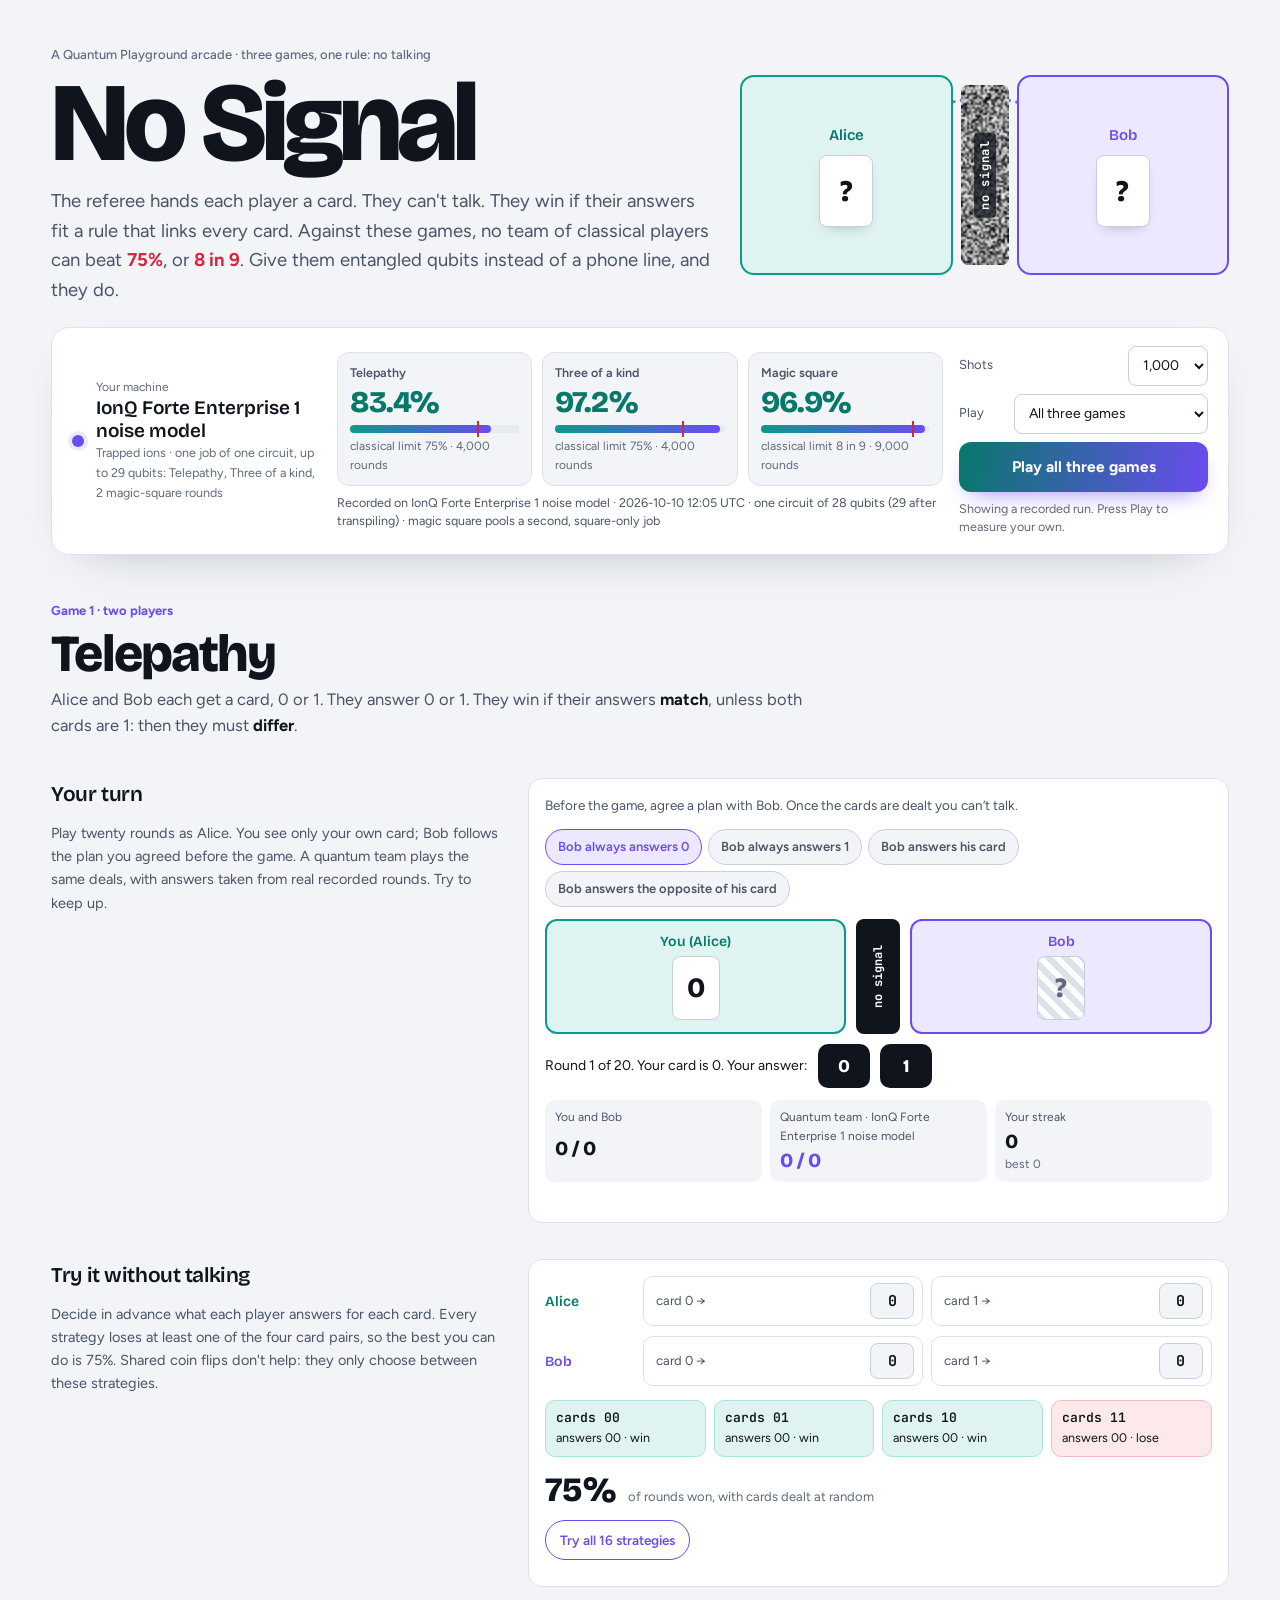
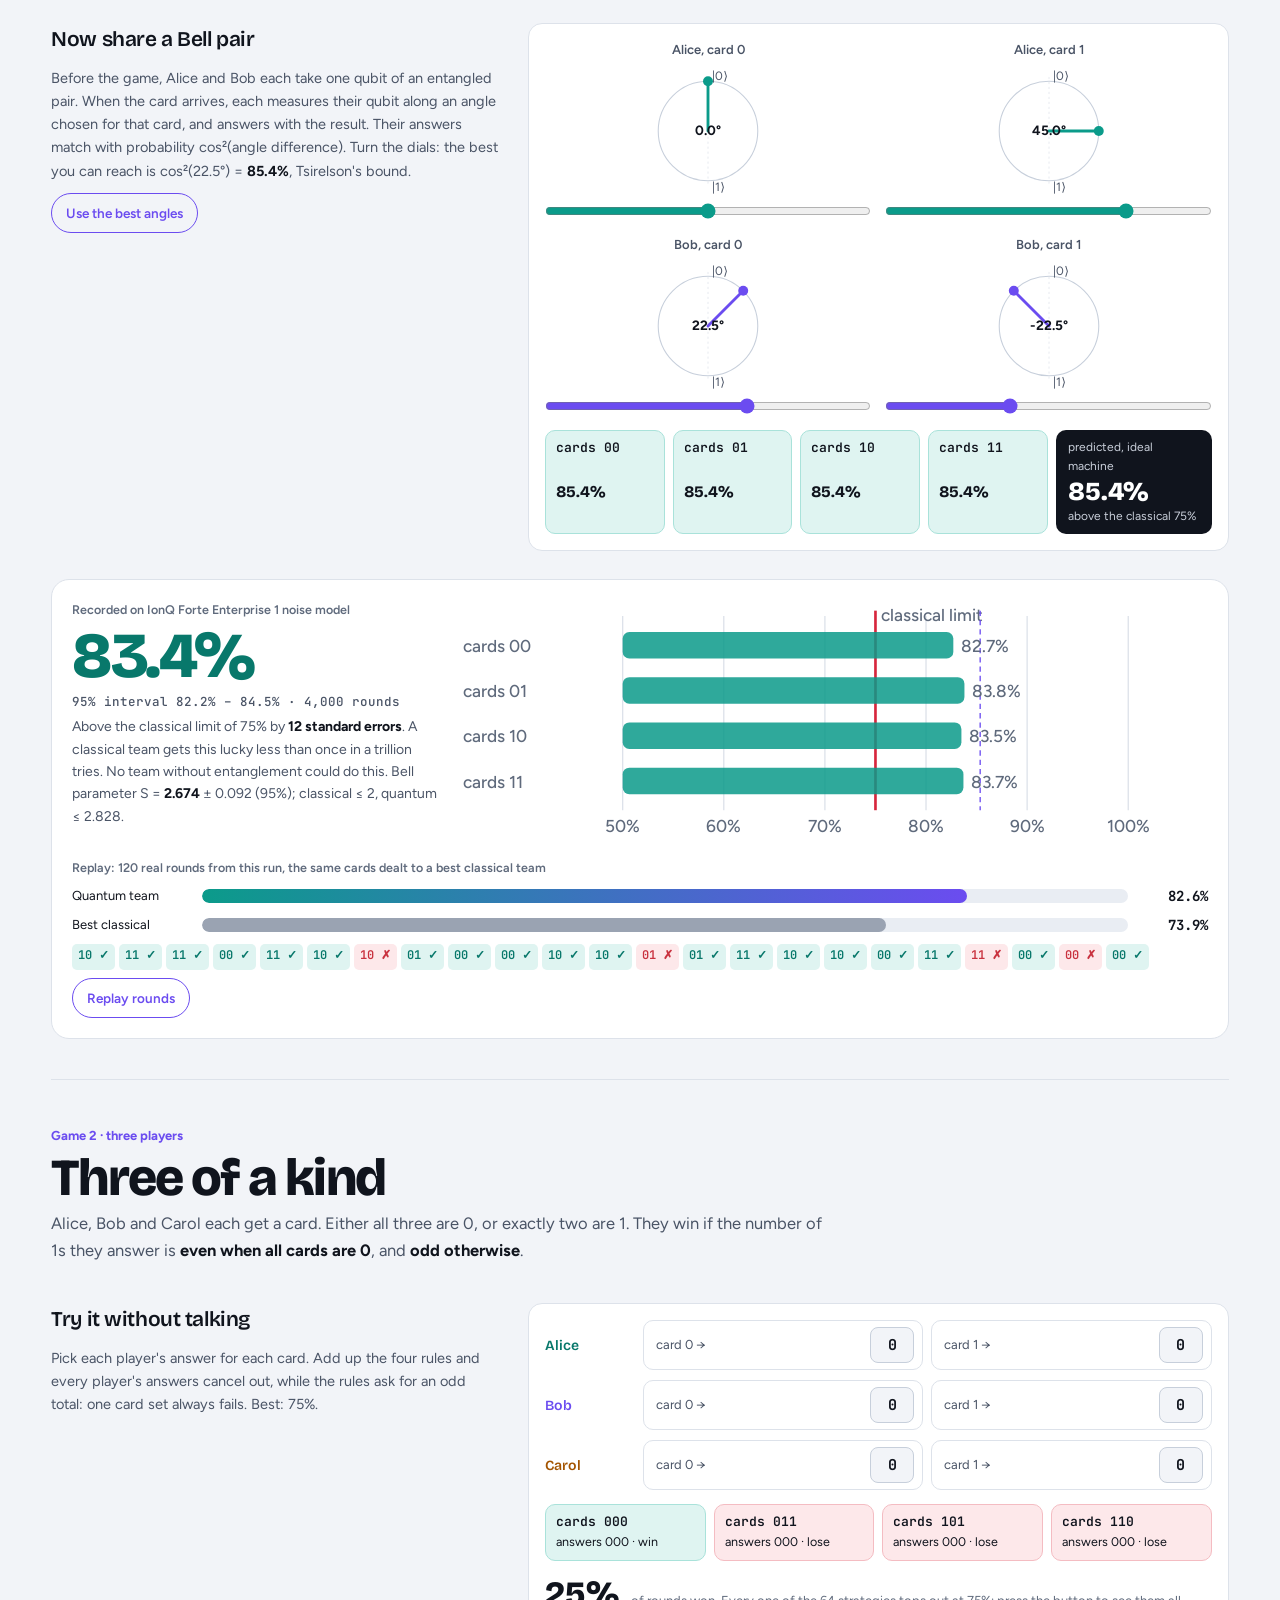
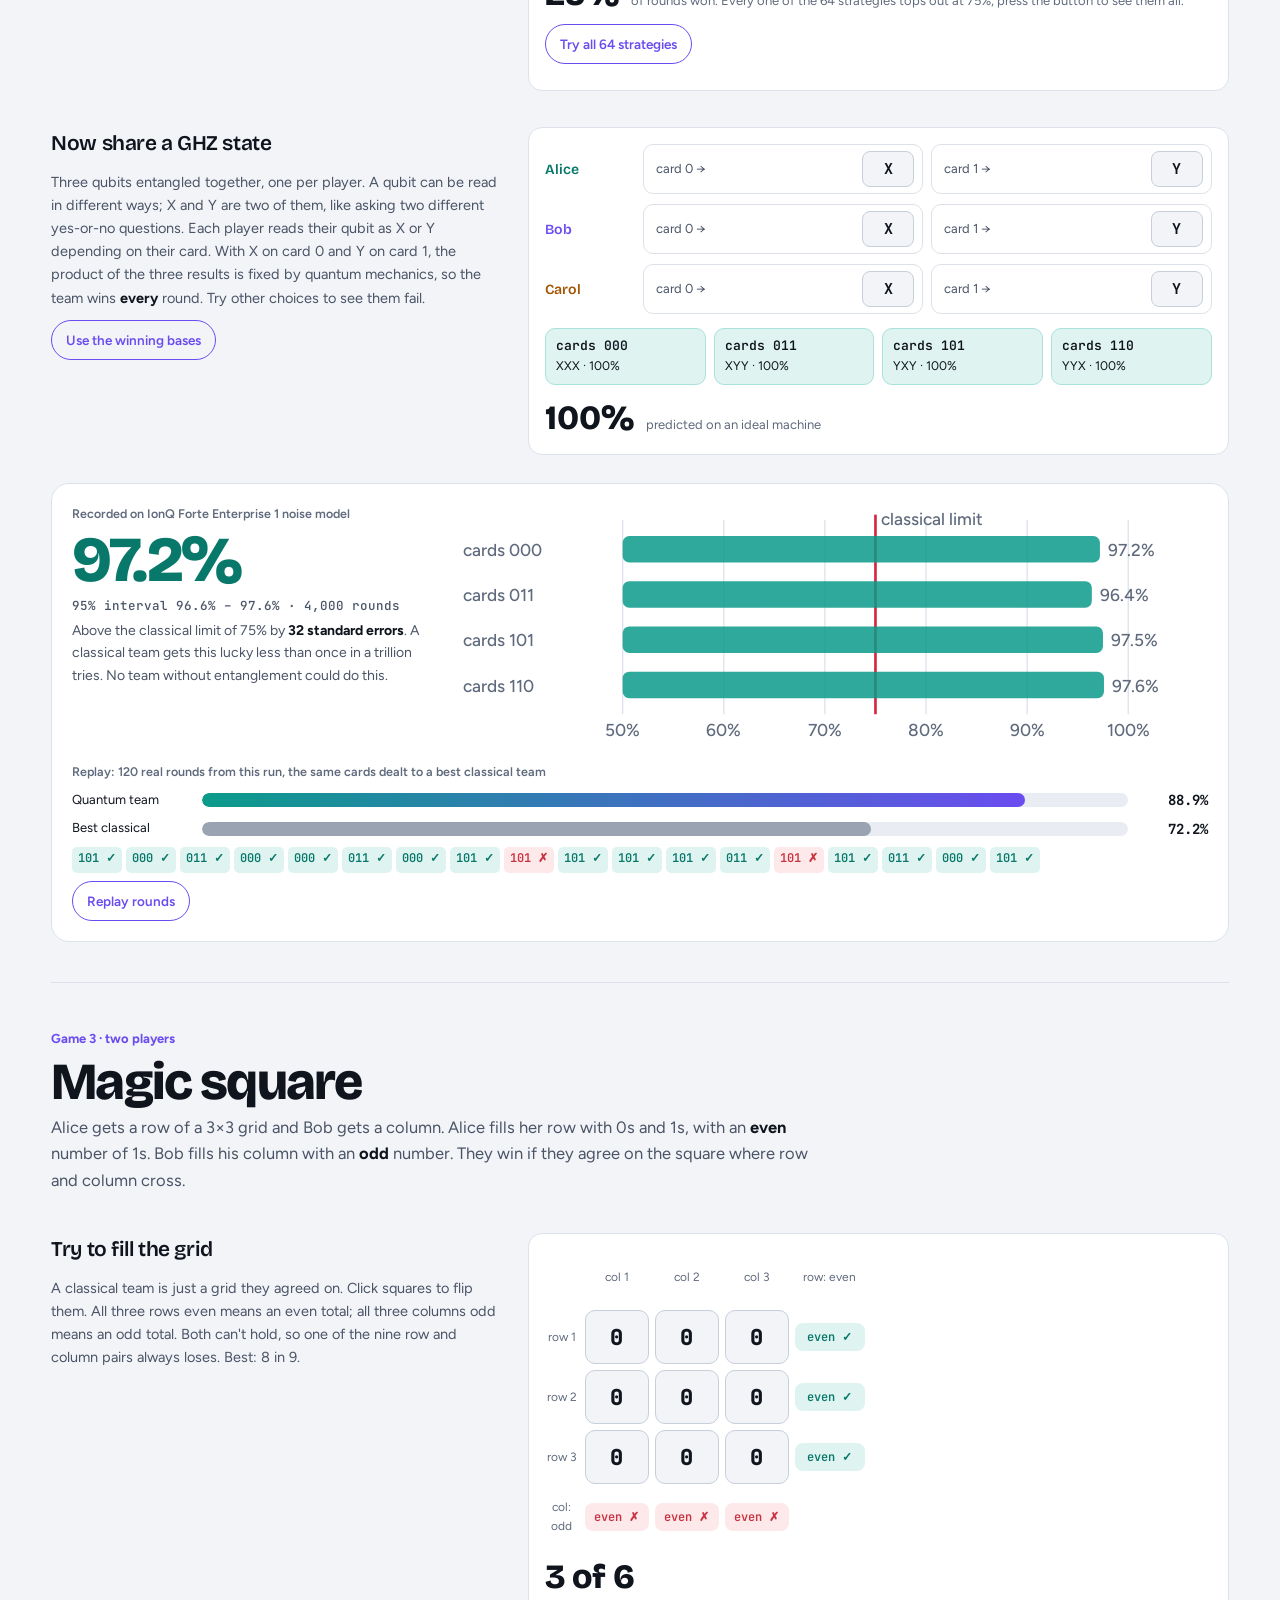
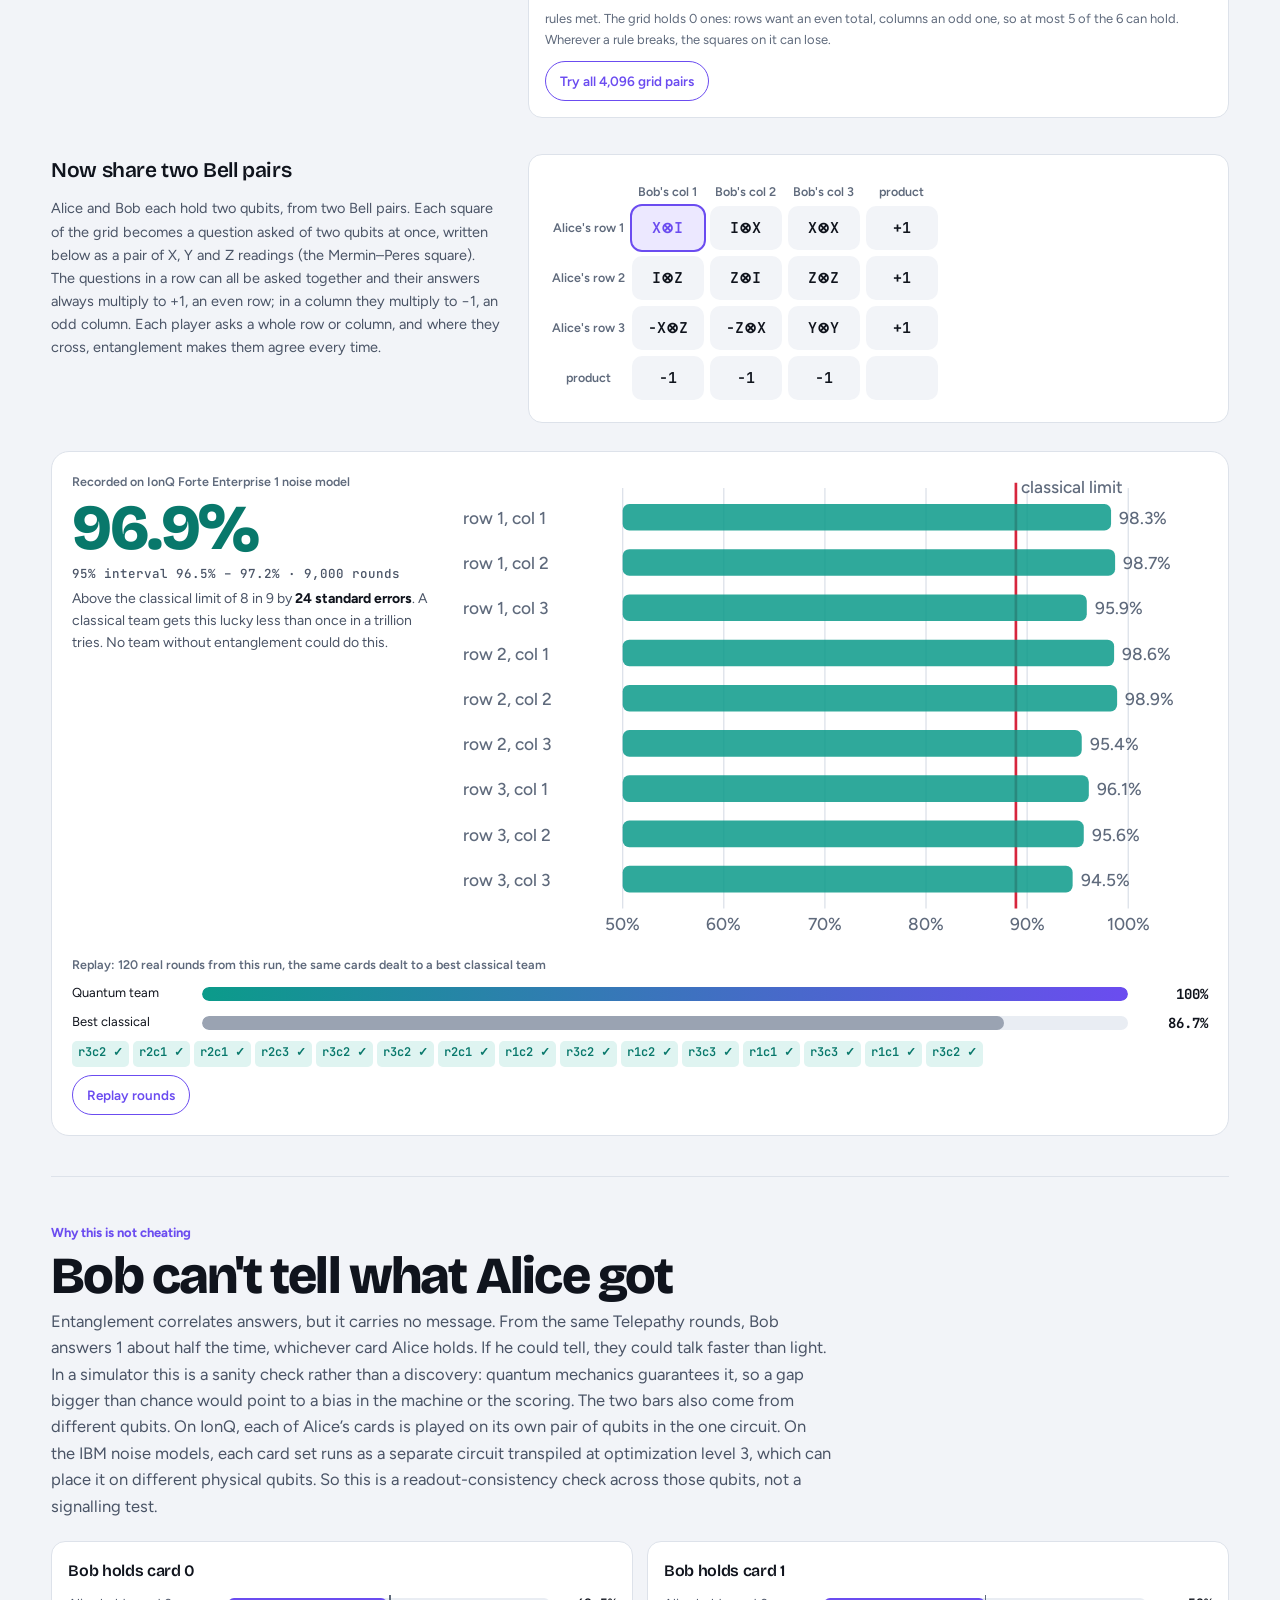
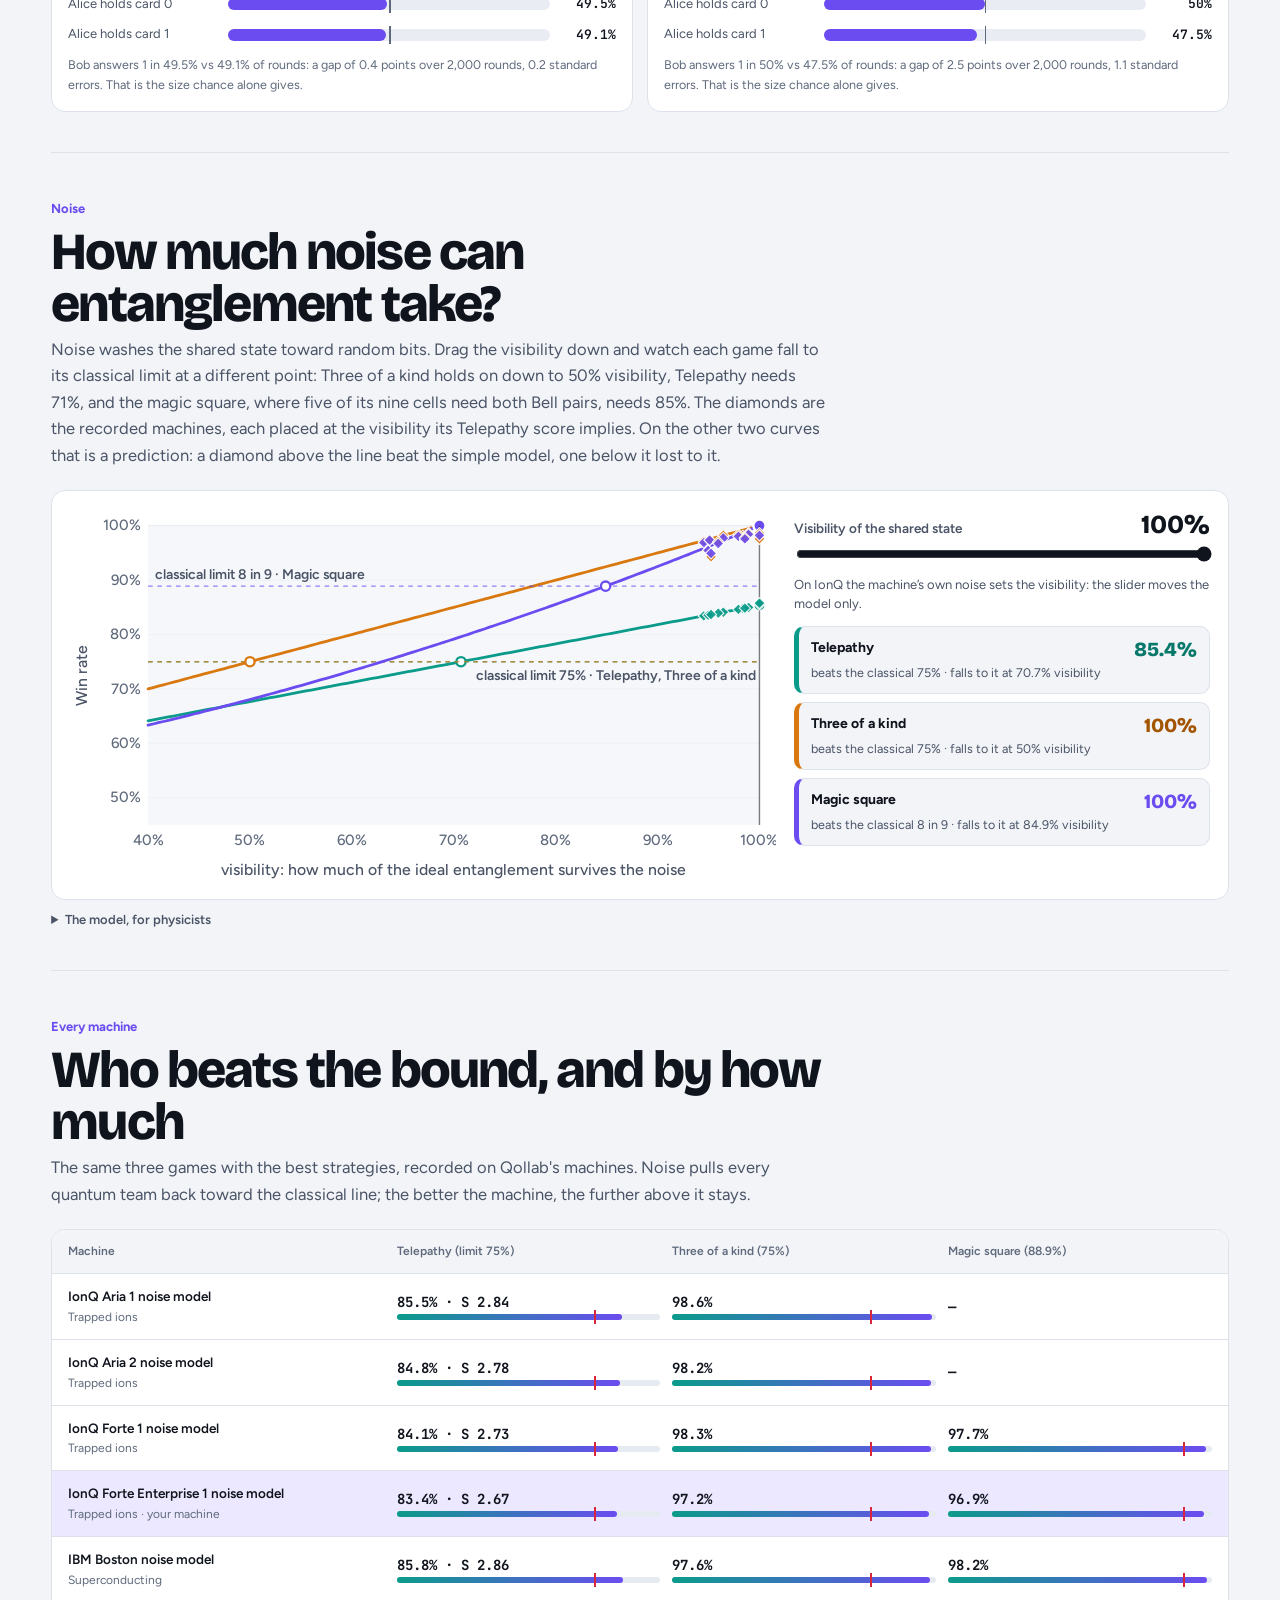
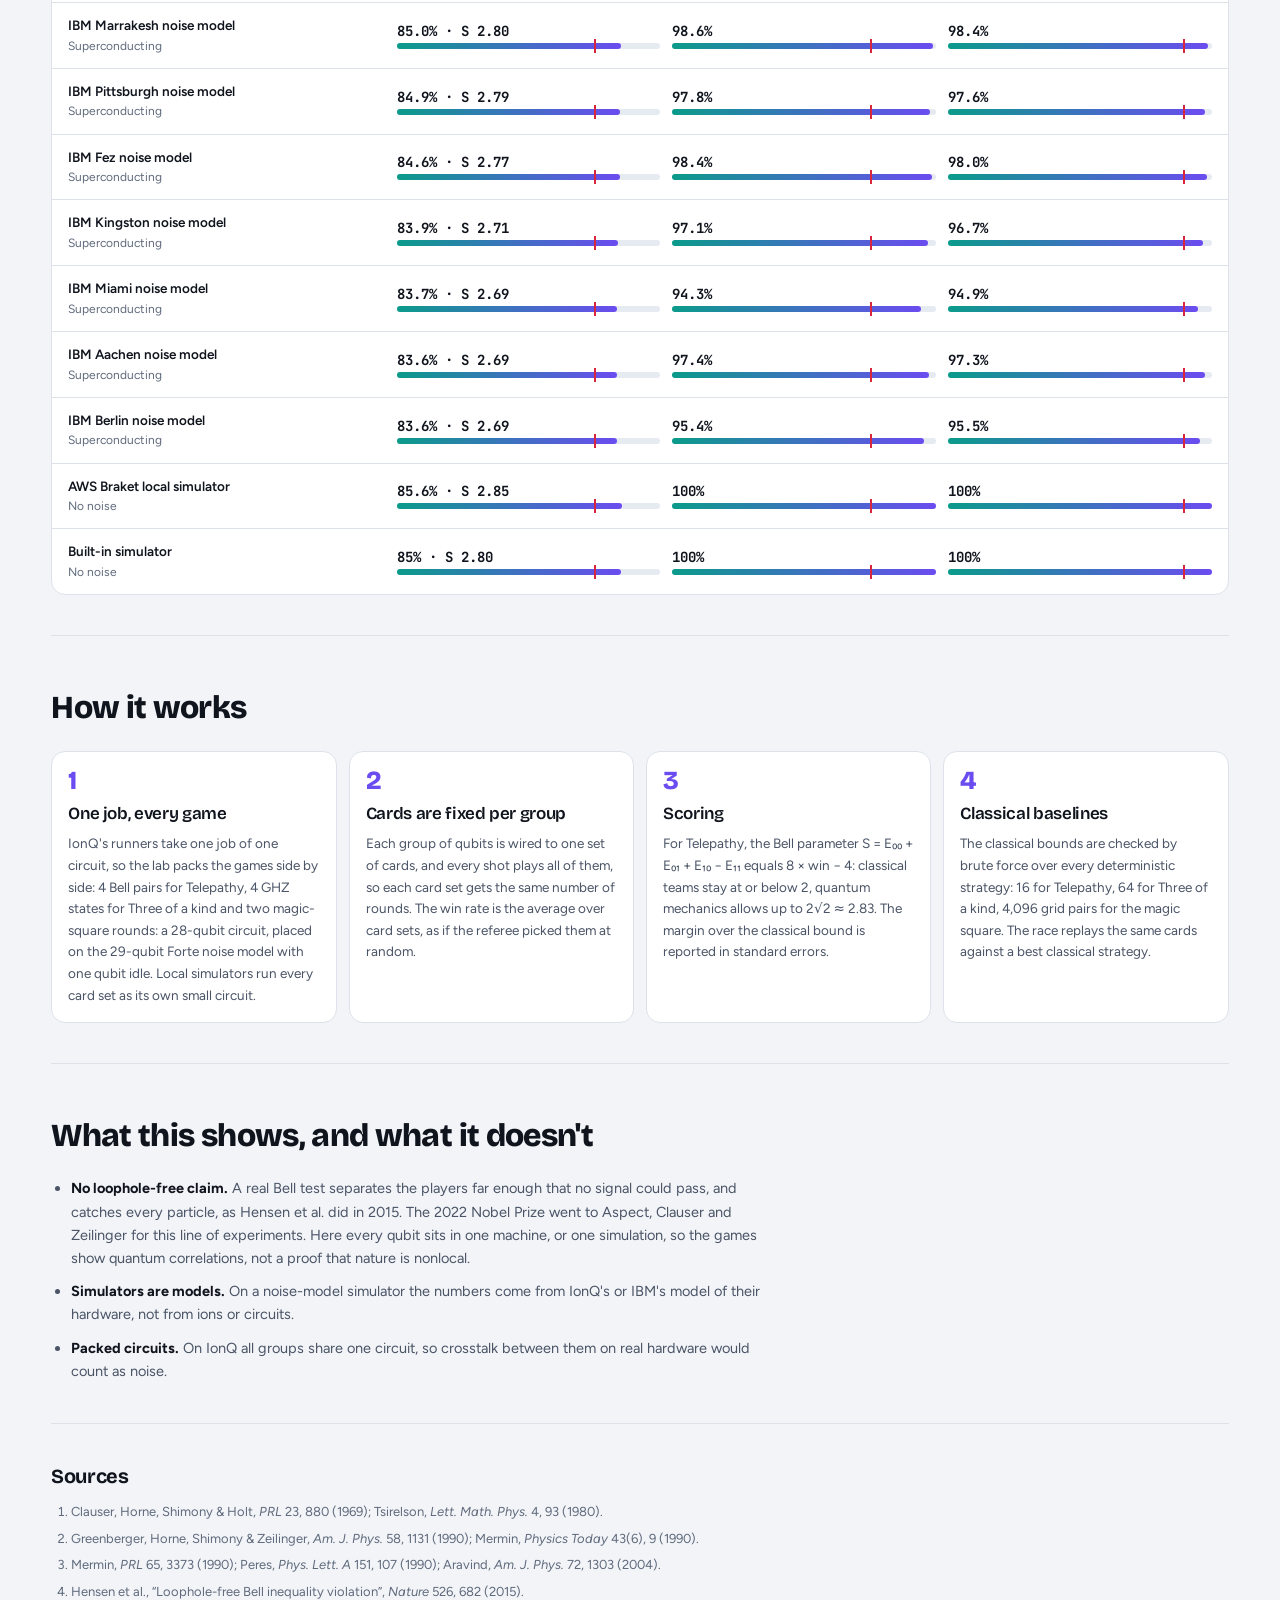
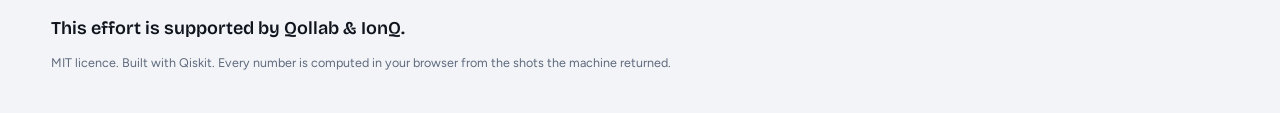
<file: dev/index.html>
<!doctype html>
<html lang="en">
<head>
<meta charset="utf-8">
<meta name="viewport" content="width=device-width, initial-scale=1">
<title>No Signal (dev)</title>
<link rel="stylesheet" href="../main.css">
<style>body{margin:0;background:#f2f4f8}</style>
<script type="importmap">{"imports":{"nosig.web":"./mock-web.js"}}</script>
</head>
<body>
<div id="mount"></div>
<script type="module">
  const html = await (await fetch('../index.html')).text();
  document.getElementById('mount').innerHTML = html;
  window.backend = { name: 'mock' };
  await import('../main.js');
</script>
</body>
</html>
</file>
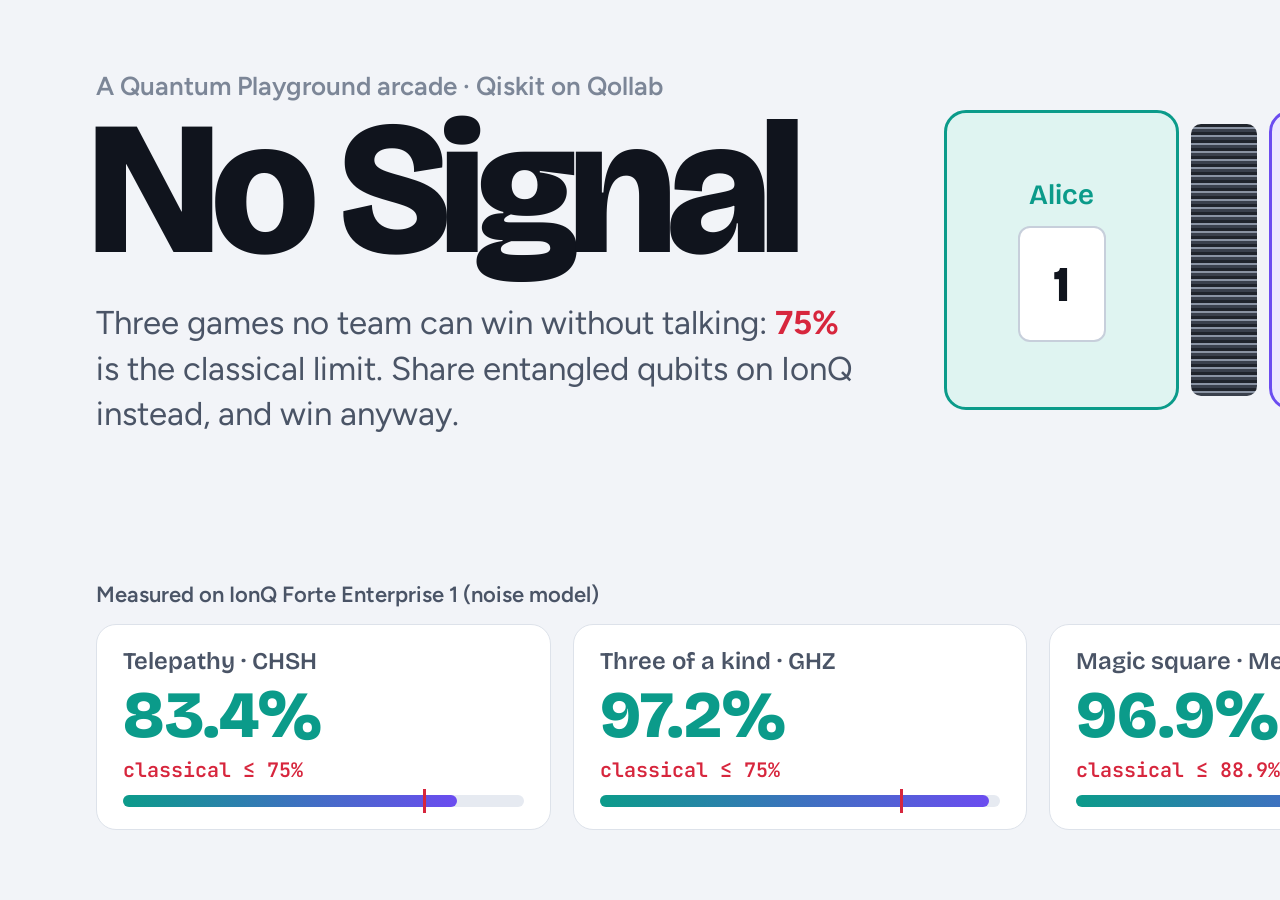
<file: docs/cover.html>
<!doctype html>
<html><head><meta charset="utf-8">
<link href="https://fonts.googleapis.com/css2?family=Bricolage+Grotesque:opsz,wght@12..96,600;12..96,800&family=Figtree:wght@400;600&family=JetBrains+Mono:wght@600&display=swap" rel="stylesheet">
<style>
  html,body{margin:0}
  .c{width:1600px;height:900px;background:#f2f4f8;position:relative;overflow:hidden;font-family:Figtree,sans-serif;color:#10141d}
  .k{position:absolute;left:96px;top:70px;font-size:26px;color:#7c8697;font-weight:600}
  h1{position:absolute;left:88px;top:108px;margin:0;font:800 190px/0.86 "Bricolage Grotesque";letter-spacing:-0.05em}
  .lede{position:absolute;left:96px;top:300px;width:760px;font-size:33px;line-height:1.38;color:#4a5466}
  .lede b{color:#d7263d}
  .booths{position:absolute;right:96px;top:110px;width:560px;height:300px;display:grid;grid-template-columns:1fr 90px 1fr}
  .b{border-radius:22px;display:grid;place-items:center;align-content:center;gap:14px;font:600 28px "Bricolage Grotesque"}
  .a{background:#dff4f1;border:3px solid #0b9b8a;color:#0b9b8a}
  .bb{background:#ece8ff;border:3px solid #6b4cf0;color:#6b4cf0}
  .card{width:84px;height:112px;border-radius:12px;background:#fff;border:2px solid #c7cfdb;display:grid;place-items:center;font:800 50px "Bricolage Grotesque";color:#10141d}
  .wall{margin:14px 12px;border-radius:10px;background:repeating-linear-gradient(0deg,#3a404c 0 3px,#8a93a3 3px 5px,#20242c 5px 8px)}
  .scores{position:absolute;left:96px;right:96px;bottom:70px;display:grid;grid-template-columns:repeat(3,1fr);gap:22px}
  .s{background:#fff;border:1px solid #dde2ea;border-radius:20px;padding:22px 26px}
  .s .n{font:600 24px "Bricolage Grotesque";color:#4a5466}
  .s .v{font:800 66px/1 "Bricolage Grotesque";color:#0b9b8a;margin-top:8px}
  .s .l{font:600 20px "JetBrains Mono";color:#d7263d;margin-top:8px}
  .s .g{height:12px;border-radius:6px;background:#e6eaf1;margin-top:12px;position:relative}
  .s .g i{position:absolute;left:0;top:0;bottom:0;border-radius:6px;background:linear-gradient(90deg,#0b9b8a,#6b4cf0)}
  .s .g b{position:absolute;top:-6px;bottom:-6px;width:3px;background:#d7263d}
  .meas{position:absolute;left:96px;bottom:292px;font:600 22px Figtree;color:#4a5466}
</style></head><body>
<div class="c">
  <div class="k">A Quantum Playground arcade · Qiskit on Qollab</div>
  <h1>No Signal</h1>
  <div class="lede">Three games no team can win without talking: <b>75%</b> is the classical limit. Share entangled qubits on IonQ instead, and win anyway.</div>
  <div class="booths"><div class="b a">Alice<span class="card">1</span></div><div class="wall"></div><div class="b bb">Bob<span class="card">0</span></div></div>
  <div class="meas">Measured on IonQ Forte Enterprise 1 (noise model)</div>
  <div class="scores">
    <div class="s"><div class="n">Telepathy · CHSH</div><div class="v">83.4%</div><div class="l">classical ≤ 75%</div><div class="g"><i style="width:83.4%"></i><b style="left:75%"></b></div></div>
    <div class="s"><div class="n">Three of a kind · GHZ</div><div class="v">97.2%</div><div class="l">classical ≤ 75%</div><div class="g"><i style="width:97.2%"></i><b style="left:75%"></b></div></div>
    <div class="s"><div class="n">Magic square · Mermin–Peres</div><div class="v">96.9%</div><div class="l">classical ≤ 88.9%</div><div class="g"><i style="width:96.9%"></i><b style="left:88.9%"></b></div></div>
  </div>
</div>
</body></html>
</file>
<file: main.css>
@import url("https://fonts.googleapis.com/css2?family=Bricolage+Grotesque:opsz,wght@12..96,400;12..96,600;12..96,800&family=Figtree:wght@400;500;600;700&family=JetBrains+Mono:wght@400;600&display=swap");

/* No Signal: a game-show table between two sealed booths.
   Cool paper, Alice in teal, Bob in violet, Carol in amber, the classical
   limit in signal red, and TV static for the wall nothing can cross. */
.ns {
  --paper: #f2f4f8;
  --card: #ffffff;
  --ink: #10141d;
  --ink-2: #4a5466;
  --ink-3: #5f6a7c;
  --line: #dde2ea;
  --line-2: #c7cfdb;
  --alice: #0b9b8a;
  --alice-ink: #08786b;   /* teal for text: AA on white and on the teal wash */
  --alice-wash: #dff4f1;
  --bob: #6b4cf0;
  --bob-wash: #ece8ff;
  --carol: #d9780f;
  --carol-ink: #a35400;   /* amber for text */
  --carol-wash: #fdeeda;
  --limit: #d7263d;
  --win: #0b9b8a;
  --lose: #c9323f;
  --display: "Bricolage Grotesque", "Segoe UI", system-ui, sans-serif;
  --sans: "Figtree", system-ui, -apple-system, "Segoe UI", sans-serif;
  --mono: "JetBrains Mono", ui-monospace, Consolas, monospace;
  --r: 14px;

  background: var(--paper);
  color: var(--ink);
  font: 400 15.5px/1.6 var(--sans);
  max-width: 1180px;
  margin: 0 auto;
  padding: clamp(18px, 3.5vw, 48px) clamp(16px, 4vw, 52px) 40px;
  -webkit-font-smoothing: antialiased;
}
.ns *, .ns *::before, .ns *::after { box-sizing: border-box; }
.ns h1, .ns h2, .ns h3 { font-family: var(--display); margin: 0; letter-spacing: -0.02em; color: var(--ink); }
.ns p { margin: 0; }
.ns :focus-visible { outline: 3px solid var(--bob); outline-offset: 2px; border-radius: 6px; }
.visually-hidden { position: absolute !important; width: 1px; height: 1px; overflow: hidden; clip: rect(0 0 0 0); white-space: nowrap; }
.ns .num, .ns td { font-variant-numeric: tabular-nums; }

/* ------------------------------------------------------------------ hero */
.hero { display: grid; grid-template-columns: minmax(0, 1.15fr) minmax(280px, 0.85fr); gap: 28px; align-items: center; padding-bottom: 22px; }
.kicker { font-size: 13px; color: var(--ink-3); font-weight: 500; }
.ns h1 { font-size: clamp(54px, 9vw, 112px); line-height: 0.88; font-weight: 800; letter-spacing: -0.045em; margin: 8px 0 14px; }
.lede { font-size: clamp(16px, 1.6vw, 18.5px); color: var(--ink-2); max-width: 58ch; }
.lede b { color: var(--limit); }

.booths { position: relative; display: grid; grid-template-columns: 1fr 64px 1fr; gap: 0; height: 200px; }
.booth { border-radius: var(--r); display: grid; place-items: center; align-content: center; gap: 8px; position: relative; z-index: 1; }
.booth .card { position: relative; z-index: 4; }
.booth.alice { background: var(--alice-wash); border: 2px solid var(--alice); }
.booth.bob { background: var(--bob-wash); border: 2px solid var(--bob); }
.booth .who { font-family: var(--display); font-weight: 600; font-size: 15px; }
.booth.alice .who { color: var(--alice-ink); }
.booth.bob .who { color: var(--bob); }
.booth .card { width: 54px; height: 72px; border-radius: 8px; background: var(--card); border: 1.5px solid var(--line-2); display: grid; place-items: center;
  font: 800 30px var(--display); color: var(--ink); box-shadow: 0 6px 14px -8px rgba(16, 20, 29, 0.35); transition: transform 0.35s ease; }
.booth .card.flip { transform: rotateY(180deg); }
.wall { position: relative; margin: 10px 8px; border-radius: 8px; overflow: hidden; background: #2a2f3a; z-index: 2; }
.static { position: absolute; inset: 0; width: 100%; height: 100%; display: block; }
.wall-label { position: absolute; left: 50%; top: 50%; transform: translate(-50%, -50%) rotate(-90deg); white-space: nowrap; font: 700 12px var(--mono);
  color: #fff; background: rgba(16, 20, 29, 0.75); padding: 3px 8px; border-radius: 4px; letter-spacing: 0.06em; }
.link { position: absolute; left: 12%; right: 12%; top: -6%; height: 70%; width: 76%; z-index: 0; pointer-events: none; overflow: visible; }
.link path { fill: none; stroke: url(#none); stroke: var(--bob); stroke-width: 2.5; stroke-dasharray: 3 7; stroke-linecap: round; opacity: 0.85; animation: flow 1.6s linear infinite; }
@keyframes flow { to { stroke-dashoffset: -20; } }

/* --------------------------------------------------------------- console */
.console { background: var(--card); border: 1px solid var(--line); border-radius: 18px; padding: 18px 20px; display: grid; gap: 16px;
  grid-template-columns: minmax(200px, 0.9fr) minmax(0, 2.2fr) minmax(200px, 0.9fr); align-items: center; box-shadow: 0 18px 50px -36px rgba(16, 20, 29, 0.45); }
.machine { display: flex; gap: 12px; align-items: center; min-width: 0; }
.dot { width: 12px; height: 12px; border-radius: 50%; background: var(--bob); flex: none; box-shadow: 0 0 0 4px var(--bob-wash); }
.dot.ibm { background: #3b4a63; box-shadow: 0 0 0 4px #e4e9f2; border-radius: 3px; }
.dot.ideal { background: transparent; border: 2px solid var(--ink-2); box-shadow: none; }
.m-label { font-size: 12px; color: var(--ink-3); }
.m-name { font-family: var(--display); font-weight: 600; font-size: 19px; line-height: 1.2; }
.m-meta { font-size: 12.5px; color: var(--ink-3); }

.board-col { display: grid; gap: 8px; min-width: 0; }
.prov { font-size: 12.5px; color: var(--ink-2); line-height: 1.4; }
.boards { display: grid; grid-template-columns: repeat(3, minmax(0, 1fr)); gap: 10px; }
.board { border: 1px solid var(--line); border-radius: 12px; padding: 10px 12px; display: grid; gap: 4px; background: var(--paper); min-width: 0; }
.board .bname { font-size: 12.5px; color: var(--ink-2); font-weight: 600; }
.board .bnum { font: 800 30px/1 var(--display); letter-spacing: -0.03em; }
.board .bnum.over { color: var(--alice-ink); }
.board .bnum.under { color: var(--lose); }
.board .bsub { font-size: 12px; color: var(--ink-3); }
.gauge { position: relative; height: 8px; border-radius: 4px; background: #e6eaf1; margin-top: 4px; }
.gauge .fill { position: absolute; left: 0; top: 0; bottom: 0; border-radius: 4px; background: linear-gradient(90deg, var(--alice), var(--bob)); transition: width 0.8s cubic-bezier(.2, .8, .2, 1); }
.gauge .wallmark { position: absolute; top: -4px; bottom: -4px; width: 2px; background: var(--limit); }

.play { display: grid; gap: 8px; justify-items: stretch; }
.shots { display: flex; justify-content: space-between; align-items: center; font-size: 13px; color: var(--ink-2); gap: 8px; }
.ns select { font: inherit; font-size: 14px; border: 1px solid var(--line-2); border-radius: 8px; padding: 8px 10px; background: var(--card); color: var(--ink); min-height: 40px; }
.go { font: 700 15.5px var(--sans); border: 0; border-radius: 12px; padding: 14px 16px; min-height: 50px; color: #fff; cursor: pointer;
  background: linear-gradient(100deg, var(--alice-ink), var(--bob)); box-shadow: 0 10px 24px -12px rgba(107, 76, 240, 0.8); transition: transform 0.15s ease, filter 0.15s; }
.go:hover { filter: brightness(1.06); }
.go:active { transform: translateY(1px); }
.go[disabled] { background: #c9cfda; color: var(--ink); box-shadow: none; cursor: not-allowed; }
.go.busy, .go.busy[disabled] { cursor: progress; }
.status { font-size: 12.5px; color: var(--ink-3); line-height: 1.45; }
.status.err { color: var(--lose); }
.status.done { color: var(--alice-ink); }

/* ----------------------------------------------------------------- games */
.game { padding: 46px 0 10px; }
.game + .game { border-top: 1px solid var(--line); margin-top: 30px; }
.game-head { display: grid; gap: 6px; max-width: 78ch; margin-bottom: 22px; }
.level { font-size: 13px; font-weight: 700; color: var(--bob); }
.game h2 { font-size: clamp(32px, 4.6vw, 52px); font-weight: 800; line-height: 1; letter-spacing: -0.035em; }
.rule { font-size: 16.5px; color: var(--ink-2); }
.rule b { color: var(--ink); }
.step { display: grid; grid-template-columns: minmax(0, 0.9fr) minmax(0, 1.4fr); gap: 26px; align-items: start; padding: 18px 0; }
.step-copy { display: grid; gap: 10px; align-content: start; font-size: 14.5px; color: var(--ink-2); }
.step-copy h3 { font-size: 21px; font-weight: 600; }
.step-copy b { color: var(--ink); }
.ghost { justify-self: start; font: 600 13.5px var(--sans); border: 1.5px solid var(--bob); color: var(--bob); background: transparent; border-radius: 999px; padding: 8px 14px; min-height: 40px; cursor: pointer; }
.ghost:hover { background: var(--bob-wash); }

/* sandboxes */
.sandbox, .dials, .bases, .grid-play, .pauli { background: var(--card); border: 1px solid var(--line); border-radius: var(--r); padding: 16px; min-width: 0; }
.players { display: grid; gap: 10px; }
.prow { display: grid; grid-template-columns: 90px repeat(2, minmax(0, 1fr)); gap: 8px; align-items: center; }
.prow .pname { font: 600 14px var(--display); }
.prow .pname.a { color: var(--alice-ink); } .prow .pname.b { color: var(--bob); } .prow .pname.c { color: var(--carol-ink); }
.tog { display: flex; align-items: center; justify-content: space-between; gap: 8px; border: 1px solid var(--line); border-radius: 10px; padding: 6px 8px 6px 12px; font-size: 13px; color: var(--ink-2); }
.tog button { font: 700 15px var(--mono); width: 44px; height: 36px; border-radius: 8px; border: 1px solid var(--line-2); background: var(--paper); cursor: pointer; color: var(--ink); }
.tog button.basis { width: 52px; }
.tog button:hover { border-color: var(--ink-3); }
.sbx-out { display: grid; grid-template-columns: repeat(4, minmax(0, 1fr)); gap: 8px; margin-top: 14px; }
.cell { border-radius: 10px; padding: 8px 10px; font-size: 12.5px; border: 1px solid var(--line); display: grid; gap: 2px; }
.cell .cc { font: 600 13px var(--mono); color: var(--ink); }
.cell.win { background: var(--alice-wash); border-color: #a9e2da; }
.cell.lose { background: #fde8ea; border-color: #f4bcc2; }
.sbx-total { display: flex; gap: 12px; align-items: baseline; margin-top: 12px; flex-wrap: wrap; }
.sbx-total .big { font: 800 34px var(--display); }
.sbx-total .note { font-size: 13px; color: var(--ink-3); }
.allbtn { margin-top: 10px; }
.strats { display: grid; grid-template-columns: repeat(8, minmax(0, 1fr)); gap: 4px; margin-top: 10px; }
.strats span { font: 600 12px var(--mono); text-align: center; padding: 5px 0; border-radius: 6px; background: var(--paper); color: var(--ink-2); }
.strats span.max { background: var(--alice-wash); color: var(--alice-ink); }

/* dials */
.dial-grid { display: grid; grid-template-columns: repeat(2, minmax(0, 1fr)); gap: 14px; }
.dial { display: grid; gap: 6px; justify-items: center; }
.dial svg { width: 100%; max-width: 128px; height: auto; }
.dial .dlabel { font-size: 13px; color: var(--ink-2); font-weight: 600; }
.dial input[type="range"] { width: 100%; }
.dial input.a { accent-color: var(--alice); }
.dial input.b { accent-color: var(--bob); }
.predict { margin-top: 14px; display: grid; grid-template-columns: repeat(4, minmax(0, 1fr)) 1.3fr; gap: 8px; align-items: stretch; }
.predict .cell .pct { font: 700 16px var(--display); }
.predict .tot { border-radius: 10px; padding: 8px 12px; background: var(--ink); color: #fff; display: grid; align-content: center; }
.predict .tot .pct { font: 800 26px var(--display); }
.predict .tot small { color: #c9cfda; font-size: 12px; }

/* results */
.result { margin-top: 10px; }
.res-card { background: var(--card); border: 1px solid var(--line); border-radius: 18px; padding: 20px; display: grid; gap: 18px;
  grid-template-columns: minmax(220px, 0.8fr) minmax(0, 1.6fr); }
.res-big { display: grid; gap: 6px; align-content: start; }
.res-big .lbl { font-size: 12.5px; color: var(--ink-3); font-weight: 600; }
.res-big .val { font: 800 64px/0.95 var(--display); letter-spacing: -0.04em; }
.res-big .val.over { color: var(--alice-ink); }
.res-big .val.under { color: var(--lose); }
.res-big .ci { font: 500 12.5px var(--mono); color: var(--ink-2); }
.res-big .say { font-size: 14px; color: var(--ink-2); }
.res-big .say b { color: var(--ink); }
.res-chart svg { width: 100%; height: auto; display: block; overflow: visible; }
.res-chart text { font: 500 13px var(--sans); fill: var(--ink-3); }
.race { grid-column: 1 / -1; display: grid; gap: 8px; }
.race-row { display: grid; grid-template-columns: 120px minmax(0, 1fr) 70px; gap: 10px; align-items: center; font-size: 13px; }
.race-row .bar { height: 14px; border-radius: 7px; background: #e9edf3; position: relative; overflow: hidden; }
.race-row .bar i { position: absolute; left: 0; top: 0; bottom: 0; border-radius: 7px; transition: width 0.25s linear; }
.race-row.q .bar i { background: linear-gradient(90deg, var(--alice), var(--bob)); }
.race-row.c .bar i { background: #9aa3b2; }
.race-row .pct { font: 700 14px var(--mono); text-align: right; }
.race-feed { display: flex; gap: 4px; flex-wrap: wrap; min-height: 26px; }
.race-feed span { font: 600 12px var(--mono); padding: 3px 6px; border-radius: 5px; }
.race-feed span.w { background: var(--alice-wash); color: var(--alice-ink); }
.race-feed span.l { background: #fde8ea; color: var(--lose); }
.res-empty { padding: 18px; border: 1px dashed var(--line-2); border-radius: var(--r); color: var(--ink-3); font-size: 14px; }

/* magic square */
.msq { display: grid; grid-template-columns: 34px repeat(3, 64px) 70px; grid-auto-rows: 54px; gap: 6px; align-items: center; justify-content: start; }
.msq button { width: 64px; height: 54px; border-radius: 10px; border: 1.5px solid var(--line-2); background: var(--paper); font: 800 22px var(--mono); cursor: pointer; color: var(--ink); }
.msq button.one { background: var(--bob-wash); border-color: var(--bob); color: var(--bob); }
.msq .tag { font: 600 12px var(--mono); text-align: center; border-radius: 8px; padding: 6px 4px; }
.msq .tag.ok { background: var(--alice-wash); color: var(--alice-ink); }
.msq .tag.bad { background: #fde8ea; color: var(--lose); }
.msq .hd { font-size: 12px; color: var(--ink-3); text-align: center; }
.pauli table { border-collapse: separate; border-spacing: 6px; font: 600 15px var(--mono); }
.pauli td { background: var(--paper); border-radius: 10px; padding: 12px 10px; text-align: center; min-width: 72px; }
.pauli td.hit { background: var(--bob-wash); color: var(--bob); outline: 2px solid var(--bob); }
.pauli th { font: 600 12.5px var(--sans); color: var(--ink-3); }

/* no signal */
.nosig { display: grid; grid-template-columns: repeat(2, minmax(0, 1fr)); gap: 14px; }
.ns-card { background: var(--card); border: 1px solid var(--line); border-radius: var(--r); padding: 16px; display: grid; gap: 10px; }
.ns-card h3 { font-size: 16px; font-weight: 600; }
.ns-bar { display: grid; grid-template-columns: 150px minmax(0, 1fr) 56px; gap: 10px; align-items: center; font-size: 13px; color: var(--ink-2); }
.ns-bar .track { height: 12px; border-radius: 6px; background: #e9edf3; position: relative; }
.ns-bar .track i { position: absolute; left: 0; top: 0; bottom: 0; border-radius: 6px; background: var(--bob); }
.ns-bar .track b { position: absolute; left: 50%; top: -3px; bottom: -3px; width: 1.5px; background: var(--ink-3); }
.ns-bar .pct { font: 600 13px var(--mono); text-align: right; color: var(--ink); }

/* atlas */
.atlas { background: var(--card); border: 1px solid var(--line); border-radius: var(--r); overflow: hidden; }
.arow { display: grid; grid-template-columns: minmax(170px, 1.2fr) repeat(3, minmax(0, 1fr)); gap: 12px; padding: 12px 16px; border-bottom: 1px solid var(--line); align-items: center; font-size: 13.5px; }
.arow:last-child { border-bottom: 0; }
.arow.head { background: var(--paper); font-size: 12px; color: var(--ink-3); font-weight: 600; }
.arow.you { background: var(--bob-wash); }
.arow .mname { font-weight: 600; }
.arow .mname small { display: block; color: var(--ink-3); font-weight: 400; font-size: 12px; }
.acell { display: grid; gap: 3px; }
.acell .v { font: 700 14px var(--mono); }
.acell .gauge { height: 6px; margin-top: 0; }

/* how, limits, footer */
.how, .limits { padding: 46px 0 10px; border-top: 1px solid var(--line); margin-top: 30px; }
.how h2, .limits h2 { font-size: 32px; font-weight: 800; }
.steps { list-style: none; margin: 18px 0 0; padding: 0; display: grid; grid-template-columns: repeat(auto-fit, minmax(210px, 1fr)); gap: 12px; counter-reset: s; }
.steps li { counter-increment: s; background: var(--card); border: 1px solid var(--line); border-radius: var(--r); padding: 16px; display: grid; gap: 6px; align-content: start; }
.steps li::before { content: counter(s); font: 800 26px var(--display); color: var(--bob); line-height: 1; }
.steps h3 { font-size: 17px; font-weight: 600; }
.steps p { font-size: 13.5px; color: var(--ink-2); }
.limits ul { margin: 16px 0 0; padding-left: 20px; display: grid; gap: 10px; max-width: 80ch; color: var(--ink-2); font-size: 14.5px; }
.limits strong { color: var(--ink); }
.foot { padding-top: 36px; margin-top: 30px; border-top: 1px solid var(--line); display: grid; gap: 14px; }
.foot h2 { font-size: 20px; }
.refs ol { margin: 10px 0 0; padding-left: 20px; display: grid; gap: 6px; font-size: 13px; color: var(--ink-3); }
.support { font: 600 18px var(--display); }
.fine { font-size: 12.5px; color: var(--ink-3); }

@media (max-width: 900px) {
  .hero { grid-template-columns: 1fr; }
  .booths { height: 160px; }
  .console { grid-template-columns: 1fr; }
  .boards { grid-template-columns: 1fr 1fr 1fr; }
  .step { grid-template-columns: 1fr; }
  .res-card { grid-template-columns: 1fr; }
  .nosig { grid-template-columns: 1fr; }
  .predict { grid-template-columns: repeat(2, minmax(0, 1fr)); }
  .predict .tot { grid-column: 1 / -1; }
  .arow { grid-template-columns: minmax(0, 1.3fr) repeat(3, minmax(0, 1fr)); gap: 8px; padding: 10px 12px; }
}
@media (max-width: 520px) {
  .boards { grid-template-columns: 1fr; }
  .sbx-out { grid-template-columns: 1fr 1fr; }
  .prow { grid-template-columns: 70px repeat(2, minmax(0, 1fr)); }
  .strats { grid-template-columns: repeat(4, minmax(0, 1fr)); }
  .race-row { grid-template-columns: 90px minmax(0, 1fr) 56px; }
  .ns-bar { grid-template-columns: 110px minmax(0, 1fr) 50px; }
  .msq { grid-template-columns: 26px repeat(3, 52px) 58px; }
  .msq button { width: 52px; }
  .pauli { overflow-x: auto; padding: 10px; }
  .pauli table { font-size: 13px; border-spacing: 4px; }
  .pauli td { min-width: 0; padding: 10px 5px; }
}
@media (prefers-reduced-motion: reduce) {
  .ns * { animation: none !important; transition: none !important; }
}

/* ----------------------------------------------------------- noise budget */
.noise { display: grid; grid-template-columns: minmax(0, 1.7fr) minmax(240px, 1fr); gap: 18px; align-items: start; background: var(--card);
  border: 1px solid var(--line); border-radius: var(--r); padding: 18px; }
.nb-svg { width: 100%; height: auto; display: block; }
.nb-grid { stroke: var(--line); stroke-width: 1; }
.nb-tick { font: 500 16px var(--sans); fill: var(--ink-3); }
.nb-axis { font: 500 17px var(--sans); fill: var(--ink-2); }
.nb-lim-label { font: 600 15px var(--sans); fill: var(--ink-2); }
.nb-shade { fill: var(--paper); opacity: 0.75; }
.nb-limit { stroke-width: 1.5; stroke-dasharray: 5 5; opacity: 0.7; }
.nb-curve { fill: none; stroke-width: 3; stroke-linecap: round; }
.nb-cursor { stroke: var(--ink); stroke-width: 1.5; opacity: 0.55; }
.nb-now { stroke: var(--card); stroke-width: 2.5; }
.nb-run { stroke: var(--card); stroke-width: 1.2; opacity: 0.9; }
.nb-live { stroke: var(--ink); stroke-width: 2; }
.nb-drive { font-size: 13px; color: var(--ink-2); line-height: 1.45; }
.nb-panel { display: grid; gap: 12px; }
.nb-slider { display: grid; grid-template-columns: 1fr auto; gap: 4px 10px; align-items: baseline; font-size: 13.5px; color: var(--ink-2); font-weight: 600; }
.nb-slider b { font: 800 26px var(--display); color: var(--ink); }
.nb-slider input { grid-column: 1 / -1; width: 100%; accent-color: var(--ink); }
.nb-read { display: grid; gap: 8px; }
.nb-card { display: grid; grid-template-columns: 1fr auto; gap: 2px 10px; padding: 10px 12px; border-radius: 10px; border: 1px solid var(--line);
  border-left: 5px solid var(--g); background: var(--paper); }
.nb-card .n { font-weight: 700; font-size: 14px; }
.nb-card .w { font: 800 20px var(--display); color: var(--gt, var(--g)); }
.nb-card .s { grid-column: 1 / -1; font-size: 12.5px; color: var(--ink-2); }
.nb-card.lose .w { color: var(--lose); }
.nb-card.lose { border-left-color: var(--lose); }
.nb-note { font-size: 13px; color: var(--ink-3); max-width: 90ch; margin-top: 10px; }
@media (max-width: 820px) { .noise { grid-template-columns: 1fr; } }

.res-big .val.part { color: var(--ink-3); }
.acell.part .v { color: var(--ink-3); }
.acell.part small { font-size: 12px; color: var(--ink-3); }
.bnum.part { color: var(--ink-3); }

/* ------------------------------------------------------------------ duel */
.duel { background: var(--card); border: 1px solid var(--line); border-radius: var(--r); padding: 16px; min-width: 0; display: grid; gap: 12px; }
.duel-step { margin: 0; font-size: 13.5px; color: var(--ink-2); }
.duel-plans { display: flex; flex-wrap: wrap; gap: 6px; }
.duel-plan { font: 600 13px var(--sans); border: 1.5px solid var(--line-2); background: var(--paper); color: var(--ink-2); border-radius: 999px; padding: 7px 12px; min-height: 36px; cursor: pointer; }
.duel-plan.on { border-color: var(--bob); background: var(--bob-wash); color: var(--bob); }
.duel-table { display: grid; grid-template-columns: 1fr 44px 1fr; gap: 10px; align-items: stretch; }
.duel-booth { border-radius: 12px; padding: 12px; display: grid; justify-items: center; gap: 6px; }
.duel-booth.a { background: var(--alice-wash); border: 2px solid var(--alice); }
.duel-booth.b { background: var(--bob-wash); border: 2px solid var(--bob); }
.duel-booth .who { font: 600 14px var(--display); }
.duel-booth.a .who { color: var(--alice-ink); }
.duel-booth.b .who { color: var(--bob); }
.duel-card { width: 48px; height: 64px; border-radius: 8px; background: var(--card); border: 1.5px solid var(--line-2); display: grid; place-items: center; font: 800 28px var(--display); }
.duel-card.back { background: repeating-linear-gradient(45deg, var(--line) 0 6px, var(--card) 6px 12px); color: var(--ink-3); }
.duel-ans { font: 600 12.5px var(--mono); color: var(--ink-2); }
.duel-wall { writing-mode: vertical-rl; transform: rotate(180deg); text-align: center; font: 700 12px var(--mono); color: var(--card); background: var(--ink); border-radius: 8px; display: grid; place-items: center; }
.duel-pick { grid-column: 1 / -1; display: flex; flex-wrap: wrap; align-items: center; gap: 10px; font-size: 14px; }
.duel-pick .ok { color: var(--alice-ink); font-weight: 700; }
.duel-pick .bad { color: var(--lose); font-weight: 700; }
.duel-btn { font: 800 18px var(--display); min-width: 52px; min-height: 44px; border-radius: 10px; border: 0; background: var(--ink); color: #fff; cursor: pointer; }
.duel-btn.wide { font: 700 14px var(--sans); padding: 0 16px; }
.duel-score { display: grid; grid-template-columns: repeat(3, minmax(0, 1fr)); gap: 8px; }
.duel-side { background: var(--paper); border-radius: 10px; padding: 8px 10px; display: grid; gap: 2px; }
.duel-side span { font-size: 12px; color: var(--ink-2); }
.duel-side b { font: 800 20px var(--display); }
.duel-side.q b { color: var(--bob); }
.duel-side small { font-size: 12px; color: var(--ink-3); }
.duel-say { margin: 0; font-size: 14px; color: var(--ink-2); }
.duel-feed { display: flex; flex-wrap: wrap; gap: 4px; }
.duel-feed span { font: 600 12px var(--mono); padding: 3px 6px; border-radius: 6px; background: var(--alice-wash); color: var(--alice-ink); }
.duel-feed span.l { background: #fde4e7; color: var(--lose); }
@media (max-width: 560px) { .duel-score { grid-template-columns: 1fr 1fr; } }
details.nb-note summary { cursor: pointer; font-weight: 600; color: var(--ink-2); }
details.nb-note p { margin: 6px 0 0; }
</file>
